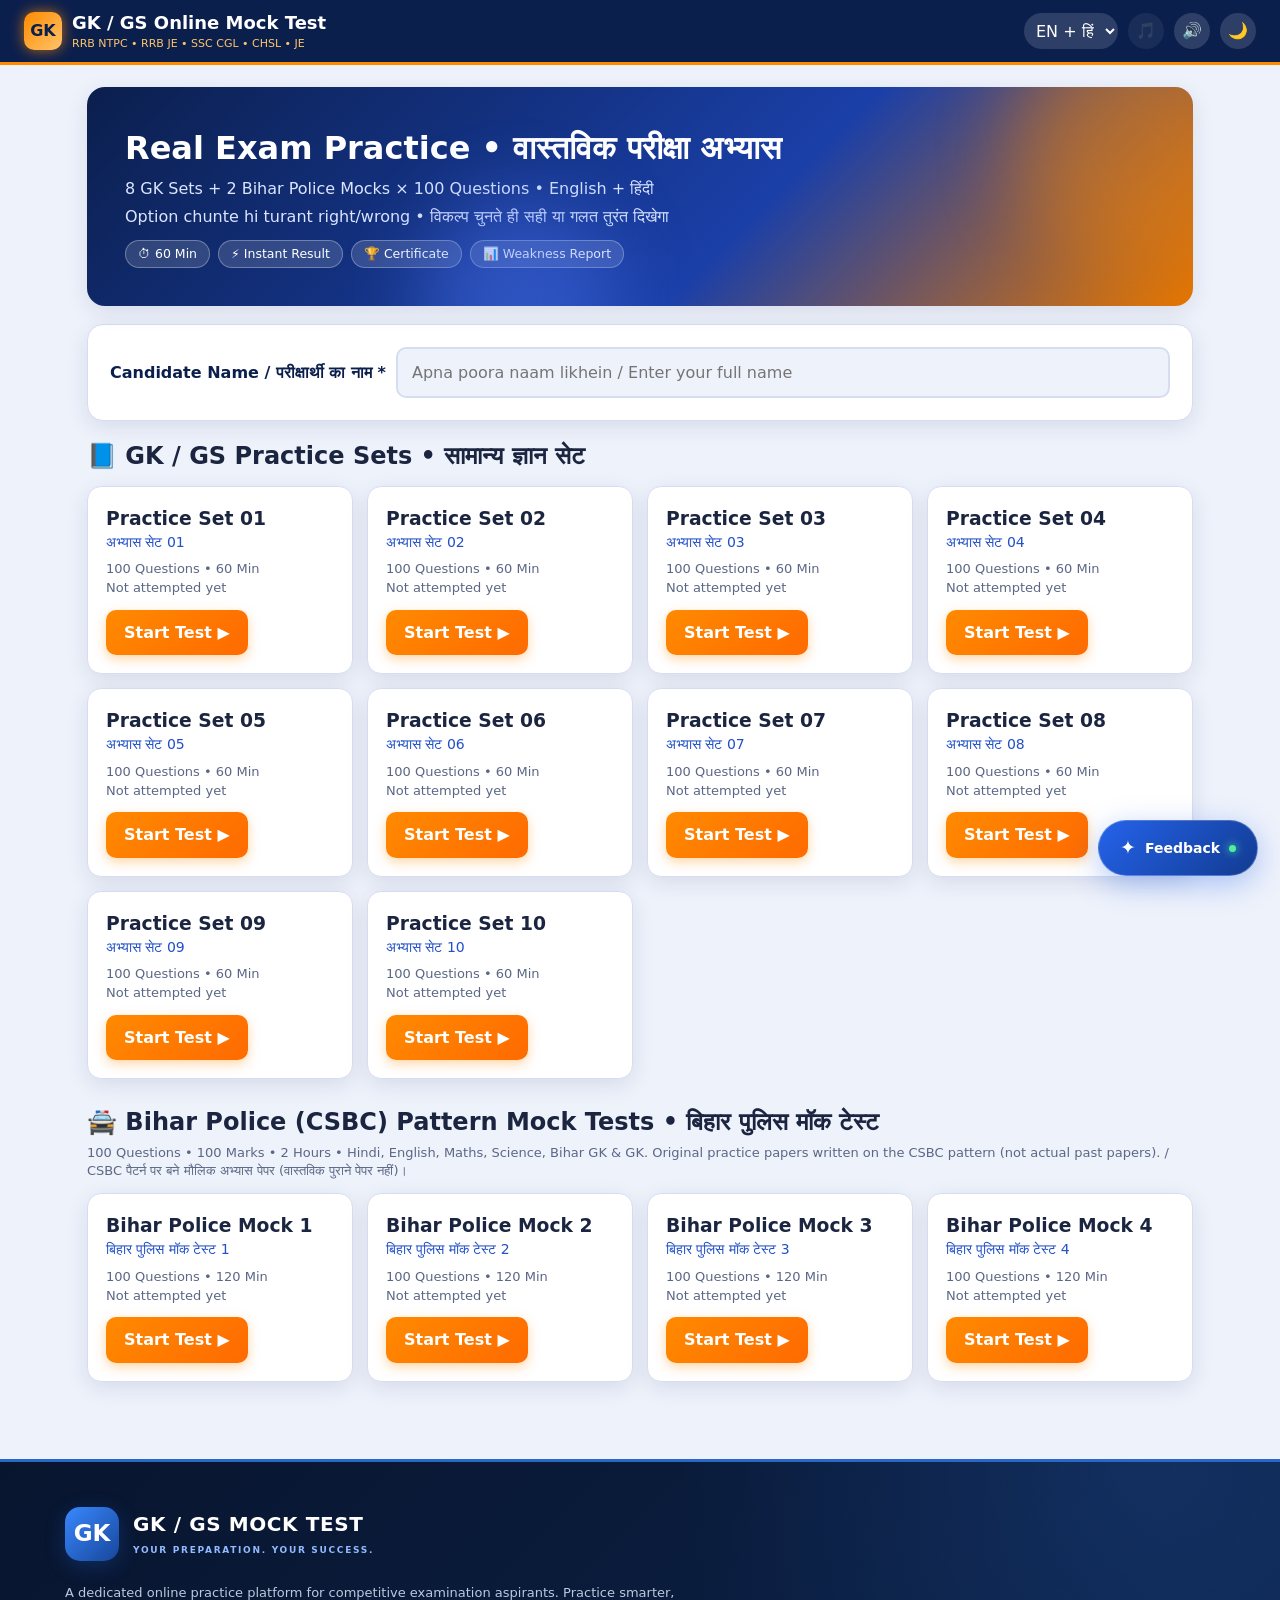
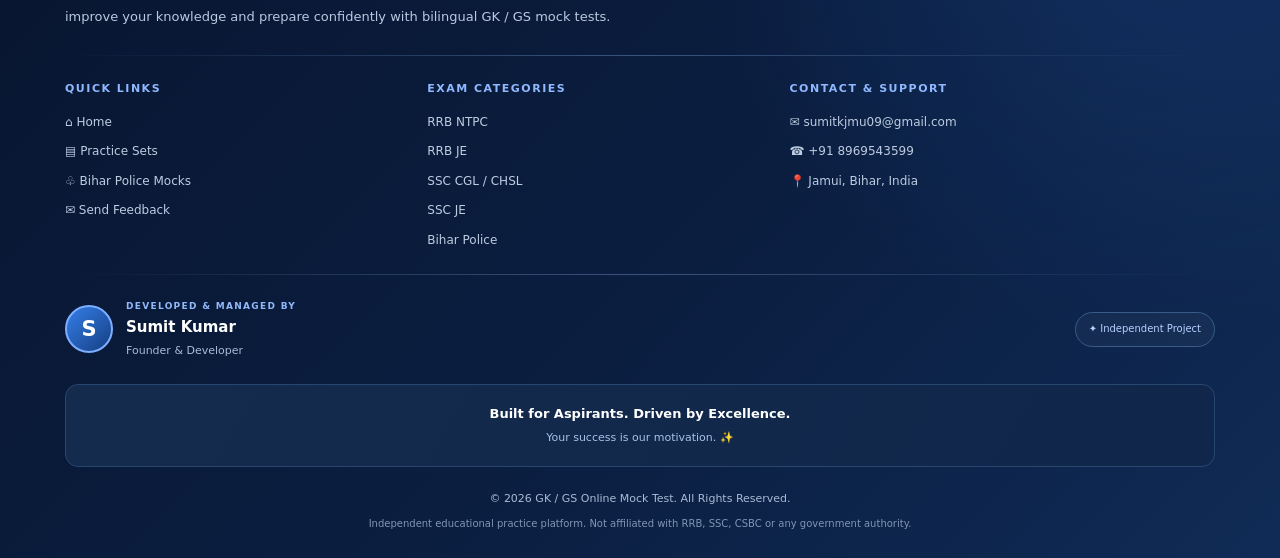
<file: index.html>
<!DOCTYPE html>
<html lang="hi"><head><meta charset="utf-8">
<meta name="viewport" content="width=device-width,initial-scale=1,viewport-fit=cover">
<title>GK / GS Online Mock Test – RRB • SSC • Bihar Police</title>
<meta name="description" content="Free GK / GS online mock tests in English and Hindi for RRB NTPC, RRB JE, SSC CGL, SSC CHSL, SSC JE and Bihar Police. Instant answers, certificate and weakness report.">
<meta name="theme-color" content="#0b1f4d"><meta name="robots" content="index,follow">
<meta property="og:title" content="GK / GS Online Mock Test – RRB • SSC • Bihar Police"><meta property="og:description" content="Bilingual mock tests with instant right/wrong, certificate and weakness report."><meta property="og:type" content="website">
<link rel="stylesheet" href="css/style.css"><link rel="manifest" href="manifest.webmanifest"><link rel="icon" href="favicon.svg" type="image/svg+xml"><link rel="apple-touch-icon" href="icons/icon-192.png">

<body data-th="light">
<div id="fl"></div><canvas id="cf"></canvas>
<header><div class="logo">GK</div><div><h1>GK / GS Online Mock Test</h1><small>RRB NTPC • RRB JE • SSC CGL • CHSL • JE</small></div><div class="sp"></div>
<button class="btn hide" id="hs" style="padding:8px 16px;background:linear-gradient(135deg,#12a150,#0e8a43)">Submit ✔</button><span class="cand hide" id="cand"></span><span id="timer" class="hide">60:00</span>
<select id="lang" class="ib" style="width:auto;border-radius:18px;padding:0 8px;color:#fff;background:rgba(255,255,255,.14)"><option value="both" style="color:#000">EN + हिं</option><option value="en" style="color:#000">English</option><option value="hi" style="color:#000">हिंदी</option></select>
<button class="ib" id="mu" title="Music">🎵</button><button class="ib" id="sf" title="Sound">🔊</button><button class="ib" id="dk" title="Dark mode">🌙</button><button class="ib hide" id="hm" title="Home">🏠</button></header>
<main class="wrap">
<section id="s-home"><div class="hero"><svg class="bolt" viewBox="0 0 24 24"><path d="M13 2 4 14h6l-1 8 9-12h-6z"/></svg><h2>Real Exam Practice • वास्तविक परीक्षा अभ्यास</h2><p>8 GK Sets + 2 Bihar Police Mocks × 100 Questions • English + हिंदी</p><p>Option chunte hi turant right/wrong • विकल्प चुनते ही सही या गलत तुरंत दिखेगा</p><div class="tags"><span>⏱ 60 Min</span><span>⚡ Instant Result</span><span>🏆 Certificate</span><span>📊 Weakness Report</span></div></div>
<div class="pn namebox" id="nb"><label for="nm">Candidate Name / परीक्षार्थी का नाम *</label><input id="nm" maxlength="40" placeholder="Apna poora naam likhein / Enter your full name" autocomplete="name"><span id="ne" style="color:var(--bd);font-size:13px;width:100%" class="hide">Naam likhe bina test start nahi hoga. / नाम लिखे बिना टेस्ट शुरू नहीं होगा।</span></div>
<h2 style="margin:6px 0 12px">📘 GK / GS Practice Sets • सामान्य ज्ञान सेट</h2><div class="gd" id="cards"></div><h2 style="margin:26px 0 4px">🚔 Bihar Police (CSBC) Pattern Mock Tests • बिहार पुलिस मॉक टेस्ट</h2><p style="color:var(--mut);font-size:13px;margin:0 0 12px">100 Questions • 100 Marks • 2 Hours • Hindi, English, Maths, Science, Bihar GK &amp; GK. Original practice papers written on the CSBC pattern (not actual past papers). / CSBC पैटर्न पर बने मौलिक अभ्यास पेपर (वास्तविक पुराने पेपर नहीं)।</p><div class="gd" id="cards2"></div></section>
<section id="s-ins" class="hide"><div class="pn ins"><h2 style="margin-top:0">Exam Instructions / परीक्षा निर्देश</h2><p id="who" style="font-weight:700"></p><ol><li id="i1"></li><li>Option select karte hi answer lock ho jayega aur turant sahi/galat dikhega. / विकल्प चुनते ही उत्तर लॉक होकर सही/गलत दिखेगा।</li><li>Palette se kisi bhi question par ja sakte hain. / पैलेट से किसी भी प्रश्न पर जा सकते हैं।</li><li>Submit ke baad certificate aur weakness report milegi. / सबमिट के बाद प्रमाणपत्र और कमज़ोरी रिपोर्ट मिलेगी।</li></ol><div style="display:flex;gap:10px;flex-wrap:wrap"><button class="btn g" id="ib">◀ Back</button><button class="btn" id="bg">Begin Exam ▶ परीक्षा शुरू करें</button></div></div></section>
<section id="s-ex" class="hide"><div class="ex"><div class="pn" id="qp"></div>
<aside class="pn side" id="sd"><b>Question Palette / प्रश्न सूची</b><div class="pal" id="pl"></div><div class="lg"><span><i style="background:var(--ok)"></i>Correct</span><span><i style="background:var(--bd)"></i>Wrong</span><span><i style="border:1px solid var(--ln)"></i>Pending</span></div>
<div class="st"><div><b id="c1">0</b>Correct</div><div><b id="c2">0</b>Wrong</div><div><b id="c3">100</b>Left</div></div><button class="btn b" id="sb" style="width:100%">Submit Test / जमा करें</button></aside></div>
<button class="btn" id="fab">☰ Palette</button></section>
<section id="s-rs" class="hide"><div id="ct"></div><div class="pn" style="margin-top:16px"><h3 style="margin-top:0">Performance by Topic / विषयवार प्रदर्शन</h3><div class="bars" id="br"></div>
<div style="display:flex;gap:10px;flex-wrap:wrap;margin-top:14px"><button class="btn" id="pd">⬇ Certificate + Report (PDF)</button><button class="btn b" id="rv">Review Answers</button><button class="btn g" id="rt">Retry Set</button><button class="btn g" id="rh">All Sets</button></div>
<p style="color:var(--mut);font-size:12px">PDF: button dabayein → print window mein <b>“Save as PDF”</b> chunein. / बटन दबाएँ → “Save as PDF” चुनें।</p></div></section>
</main>
  <!-- ================= PREMIUM FEEDBACK SYSTEM ================= -->

<button class="pf-trigger" id="pfOpen">
  <span class="pf-trigger-icon">✦</span>
  Feedback
  <span class="pf-trigger-dot"></span>
</button>

<div class="pf-overlay" id="pfOverlay">
  <div class="pf-modal" role="dialog"
       aria-modal="true" aria-labelledby="pfTitle">

    <div class="pf-header">
      <div class="pf-header-top">
        <div class="pf-brand">
          <div class="pf-brand-icon">GK</div>
          <div>
            <div class="pf-brand-name">GK / GS MOCK TEST</div>
            <div class="pf-brand-sub">STUDENT FEEDBACK CENTER</div>
          </div>
        </div>
        <button class="pf-close" id="pfClose"
                aria-label="Close">×</button>
      </div>

      <div class="pf-heading">
        <span class="pf-eyebrow">WE VALUE YOUR VOICE</span>
        <h2 id="pfTitle">Help Us Improve! ✨</h2>
        <p>Your feedback makes our platform better for every student.</p>
      </div>
      <div class="pf-decoration"></div>
    </div>

    <div class="pf-body">

      <!-- Rating -->
      <div class="pf-section">
        <label class="pf-label">How was your experience?</label>
        <div class="pf-rating" id="pfRating">
          <button type="button" data-rating="1" aria-label="1 star">★</button>
          <button type="button" data-rating="2" aria-label="2 stars">★</button>
          <button type="button" data-rating="3" aria-label="3 stars">★</button>
          <button type="button" data-rating="4" aria-label="4 stars">★</button>
          <button type="button" data-rating="5" aria-label="5 stars">★</button>
        </div>
        <div class="pf-rating-text" id="pfRatingText">
          Select your rating
        </div>
      </div>

      <!-- Feedback Category -->
      <div class="pf-section">
        <label class="pf-label">What would you like to share?</label>
        <div class="pf-categories" id="pfCategories">
          <button type="button" data-category="Suggestion">💡 Suggestion</button>
          <button type="button" data-category="Bug Report">🐛 Bug Report</button>
          <button type="button" data-category="Question">❓ Question</button>
          <button type="button" data-category="Appreciation">❤️ Appreciation</button>
          <button type="button" data-category="Other">✦ Other</button>
        </div>
      </div>

      <!-- Identity -->
      <div class="pf-section">
        <div class="pf-label-row">
          <label class="pf-label">Your Details</label>
          <span class="pf-optional">OPTIONAL</span>
        </div>

        <div class="pf-input-wrap">
          <span>👤</span>
          <input id="pfName" type="text"
                 placeholder="Your name (optional)"
                 maxlength="40">
        </div>

        <div class="pf-input-wrap">
          <span>✉</span>
          <input id="pfEmail" type="email"
                 placeholder="Email address (optional)"
                 maxlength="100">
        </div>
      </div>

      <!-- Message -->
      <div class="pf-section">
        <div class="pf-label-row">
          <label class="pf-label" for="pfMessage">
            Tell us more
          </label>
          <span class="pf-optional">REQUIRED</span>
        </div>

        <textarea id="pfMessage"
                  maxlength="2000"
                  rows="4"
                  placeholder="Share your suggestions, problems or experience..."></textarea>

        <div class="pf-counter">
          <span>Be honest. Every suggestion matters!</span>
          <span id="pfCount">0/2000</span>
        </div>
      </div>

      <!-- Privacy -->
      <div class="pf-privacy">
        <span>🔒</span>
        Your personal details are optional. Your feedback
        will be shared only when you choose a contact method.
      </div>

      <!-- Submit -->
      <div class="pf-submit-area">
        <button type="button" class="pf-whatsapp" id="pfWhatsApp">
          <span>◉</span>
          Send via WhatsApp
          <span>↗</span>
        </button>

        <button type="button" class="pf-email-btn" id="pfEmailBtn">
          <span>✉</span>
          Send via Email
          <span>↗</span>
        </button>
      </div>

      <p class="pf-note">
        Choose either channel to prepare your feedback.
        You can send it through both channels separately.
      </p>

    </div>

    <!-- Footer -->
    <div class="pf-footer">
      <div class="pf-developer-icon">S</div>
      <div class="pf-developer-info">
        <strong>Sumit Kumar</strong>
        <span>Founder & Developer</span>
      </div>
      <div class="pf-footer-contact">
        <a href="mailto:sumitkjmu09@gmail.com">Email</a>
        <a href="https://wa.me/918969543599" target="_blank"
           rel="noopener">WhatsApp</a>
      </div>
    </div>

  </div>
</div>

<!-- ================= END PREMIUM FEEDBACK ================= -->
<footer class="pro-footer">

  <div class="pf-container">

    <!-- Brand -->
    <div class="pf-brand-section">

      <div class="pf-brand-logo">GK</div>

      <div>
        <h2>GK / GS MOCK TEST</h2>
        <span class="pf-tagline">
          YOUR PREPARATION. YOUR SUCCESS.
        </span>
      </div>

    </div>

    <p class="pf-description">
      A dedicated online practice platform for competitive
      examination aspirants. Practice smarter, improve your
      knowledge and prepare confidently with bilingual
      GK / GS mock tests.
    </p>

    <div class="pf-divider"></div>

    <!-- Footer Links -->
    <div class="pf-grid">

      <div class="pf-column">
        <h3>QUICK LINKS</h3>
        <a href="#" data-footer-action="home">⌂ Home</a>
        <a href="#" data-footer-action="sets">▤ Practice Sets</a>
        <a href="#" data-footer-action="police">♧ Bihar Police Mocks</a>
        <a href="#" data-footer-action="feedback">✉ Send Feedback</a>
      </div>

      <div class="pf-column">
        <h3>EXAM CATEGORIES</h3>
        <span>RRB NTPC</span>
        <span>RRB JE</span>
        <span>SSC CGL / CHSL</span>
        <span>SSC JE</span>
        <span>Bihar Police</span>
      </div>

      <div class="pf-column pf-contact">
        <h3>CONTACT & SUPPORT</h3>

        <a href="mailto:sumitkjmu09@gmail.com">
          ✉ sumitkjmu09@gmail.com
        </a>

        <a href="https://wa.me/918969543599"
           target="_blank" rel="noopener">
          ☎ +91 8969543599
        </a>

        <span>📍 Jamui, Bihar, India</span>
      </div>

    </div>

    <div class="pf-divider"></div>

    <!-- Developer -->
    <div class="pf-developer">

      <div class="pf-developer-avatar">S</div>

      <div class="pf-developer-details">
        <span>DEVELOPED & MANAGED BY</span>
        <strong>Sumit Kumar</strong>
        <small>Founder & Developer</small>
      </div>

      <div class="pf-developer-badge">
        ✦ Independent Project
      </div>

    </div>

    <!-- Motto -->
    <div class="pf-motto">
      <strong>Built for Aspirants. Driven by Excellence.</strong>
      <span>Your success is our motivation. ✨</span>
    </div>

    <!-- Copyright -->
    <div class="pf-bottom">

      <p>
        © <span id="pfYear">2026</span>
        GK / GS Online Mock Test.
        All Rights Reserved.
      </p>

      <p class="pf-disclaimer">
        Independent educational practice platform.
        Not affiliated with RRB, SSC, CSBC or any
        government authority.
      </p>

    </div>

  </div>

</footer>

<script src="js/data.js"></script>
<script src="js/app.js"></script>
  <script src="js/feedback.js"></script>
  <script src="js/footer.js"></script>
</body></html>
</file>
<file: css/style.css>
:root{--navy:#0b1f4d;--blue:#2250c8;--or:#ff8a00;--bg:#eef2fb;--cd:#fff;--ink:#1b2540;--mut:#5b6785;--ok:#12a150;--okb:#e6f7ee;--bd:#e5484d;--bdb:#fdecea;--ln:#d6ddf0;--hd:#0b1f4d;--sh:0 6px 22px rgba(11,31,77,.1)}
[data-th=dark]{--bg:#0a1020;--cd:#131c33;--ink:#e8edfb;--mut:#9aa8cc;--ln:#27345a;--okb:#0f2b21;--bdb:#33161a;--hd:#070d1c;--blue:#6f97ff;--sh:0 6px 22px rgba(0,0,0,.5)}
*{box-sizing:border-box;-webkit-tap-highlight-color:transparent}
html{scroll-behavior:smooth}
body{margin:0;background:var(--bg);color:var(--ink);font-family:'Segoe UI','Noto Sans','Noto Sans Devanagari','Nirmala UI',Mangal,system-ui,sans-serif;line-height:1.45;transition:background .3s,color .3s;padding-bottom:env(safe-area-inset-bottom)}
button,select,input{font:inherit}
.hide{display:none!important}
header{background:var(--hd);color:#fff;padding:10px clamp(10px,3vw,24px);padding-top:calc(10px + env(safe-area-inset-top));display:flex;align-items:center;gap:10px;border-bottom:3px solid var(--or);position:sticky;top:0;z-index:20;flex-wrap:wrap}
.logo{width:38px;height:38px;border-radius:10px;background:linear-gradient(135deg,var(--or),#ffc46b);display:grid;place-items:center;font-weight:800;color:#0b1f4d;box-shadow:0 0 14px rgba(255,138,0,.7)}
header h1{font-size:clamp(14px,2.4vw,18px);margin:0}header small{display:block;color:#ffc46b;font-size:11px}
.sp{flex:1}.cand{font-size:13px;background:rgba(255,255,255,.12);padding:5px 12px;border-radius:20px;max-width:180px;overflow:hidden;text-overflow:ellipsis;white-space:nowrap}
.ib{background:rgba(255,255,255,.14);border:0;color:#fff;border-radius:50%;width:36px;height:36px;cursor:pointer;font-size:16px}
.ib:hover{background:var(--or)}
#timer{background:rgba(255,255,255,.14);border-radius:20px;padding:6px 14px;font-weight:800;font-variant-numeric:tabular-nums}
#timer.low{background:var(--bd);animation:pl 1s infinite}
@keyframes pl{50%{transform:scale(1.07)}}
.wrap{max-width:1150px;margin:0 auto;padding:clamp(10px,2.5vw,22px)}
.hero{position:relative;overflow:hidden;background:linear-gradient(135deg,#0b1f4d,#1a3fa8 60%,#e57600);color:#fff;border-radius:18px;padding:clamp(20px,4vw,38px);margin-bottom:18px;box-shadow:var(--sh)}
.hero:before,.hero:after{content:"";position:absolute;border-radius:50%;filter:blur(40px);animation:fl 9s ease-in-out infinite alternate}
.hero:before{width:240px;height:240px;background:#ff8a00;opacity:.35;right:-60px;top:-60px}.hero:after{width:200px;height:200px;background:#4f7bff;opacity:.4;left:30%;bottom:-90px;animation-delay:-4s}
@keyframes fl{to{transform:translate(-40px,30px)}}
.bolt{position:absolute;right:6%;top:8%;width:70px;fill:#ffd66b;filter:drop-shadow(0 0 12px #ffb300);opacity:0;animation:zap 6s infinite}
@keyframes zap{0%,88%,100%{opacity:0}90%{opacity:1}92%{opacity:.2}94%{opacity:1}97%{opacity:0}}
.hero h2{position:relative;margin:0 0 6px;font-size:clamp(21px,4.4vw,32px)}.hero p{position:relative;margin:4px 0;color:#dbe5ff}
.tags{position:relative;margin-top:12px;display:flex;gap:8px;flex-wrap:wrap}.tags span{background:rgba(255,255,255,.14);border:1px solid rgba(255,255,255,.3);border-radius:20px;padding:4px 12px;font-size:12.5px}
.pn{background:var(--cd);border:1px solid var(--ln);border-radius:16px;padding:clamp(14px,2.5vw,22px);box-shadow:var(--sh)}
.namebox{display:flex;gap:10px;flex-wrap:wrap;align-items:center;margin-bottom:18px;transition:.2s}
.namebox label{font-weight:700;color:var(--navy)}[data-th=dark] .namebox label{color:#fff}
.namebox input{flex:1;min-width:200px;padding:12px 14px;border-radius:10px;border:2px solid var(--ln);background:var(--bg);color:var(--ink);font-size:16px;outline:0}
.namebox input:focus{border-color:var(--or);box-shadow:0 0 0 4px rgba(255,138,0,.2)}
.namebox.err{animation:sk .4s}.namebox.err input{border-color:var(--bd)}
@keyframes sk{25%{transform:translateX(-8px)}75%{transform:translateX(8px)}}
.gd{display:grid;grid-template-columns:repeat(auto-fill,minmax(min(100%,230px),1fr));gap:14px}
.sc{background:var(--cd);border:1px solid var(--ln);border-radius:14px;padding:18px;box-shadow:var(--sh);transition:.2s;animation:up .5s both}
.sc:hover{transform:translateY(-4px);border-color:var(--or);box-shadow:0 10px 28px rgba(255,138,0,.25)}
@keyframes up{from{opacity:0;transform:translateY(14px)}}
.sc h3{margin:0}.sc .hi{color:var(--blue);font-size:14px}.sc .m{color:var(--mut);font-size:13px;margin:8px 0 12px}.best{color:var(--ok);font-weight:700}
.btn{background:linear-gradient(135deg,var(--or),#ff6a00);color:#fff;border:0;border-radius:10px;padding:11px 18px;font-weight:700;cursor:pointer;transition:.15s;box-shadow:0 4px 12px rgba(255,138,0,.35)}
.btn:hover:not(:disabled){transform:translateY(-1px);filter:brightness(1.08)}.btn:active{transform:scale(.97)}
.btn.b{background:var(--blue);box-shadow:none;color:#fff}.btn.g{background:var(--cd);color:var(--ink);border:1px solid var(--ln);box-shadow:none}
.btn:disabled{opacity:.4;cursor:not-allowed}
.ex{display:grid;grid-template-columns:minmax(0,1fr) 310px;gap:16px;align-items:start}
.qn{color:var(--or);font-weight:800;font-size:13px;margin-bottom:8px;display:flex;justify-content:space-between}
.qe{font-size:clamp(16px,2.6vw,20px);font-weight:700}.qh{font-size:clamp(15px,2.4vw,19px);color:var(--blue);margin-top:4px}
.os{margin-top:16px;display:grid;gap:10px}
.op{display:flex;gap:12px;align-items:center;text-align:left;width:100%;background:var(--cd);border:2px solid var(--ln);border-radius:12px;padding:12px 14px;cursor:pointer;color:var(--ink);transition:.15s;position:relative;overflow:hidden}
.op:hover:not(:disabled){border-color:var(--blue);transform:translateX(3px)}
.op .l{flex:0 0 34px;height:34px;border-radius:50%;background:var(--bg);display:grid;place-items:center;font-weight:800}
.oe{display:block;font-weight:600}.oh{display:block;color:var(--blue)}
.op.ok{border-color:var(--ok);background:var(--okb);animation:pop .5s;box-shadow:0 0 0 4px rgba(18,161,80,.18),0 0 22px rgba(18,161,80,.45)}.op.ok .l{background:var(--ok);color:#fff}
.op.bad{border-color:var(--bd);background:var(--bdb);animation:sk .45s}.op.bad .l{background:var(--bd);color:#fff}
.op:disabled{cursor:default}
@keyframes pop{40%{transform:scale(1.025)}}
.fb{margin-top:14px;border-radius:10px;padding:11px 14px;font-weight:700;animation:up .3s}
.fb.ok{background:var(--okb);color:var(--ok)}.fb.bad{background:var(--bdb);color:var(--bd)}
.nv{display:flex;gap:10px;margin-top:16px;position:sticky;bottom:0;background:var(--cd);padding:10px 0 4px}
.nv .btn{flex:1}
.pal{display:grid;grid-template-columns:repeat(10,minmax(0,1fr));gap:5px;margin:10px 0}
.pal button{aspect-ratio:1;border:1px solid var(--ln);border-radius:6px;background:var(--cd);color:var(--ink);font-size:11px;font-weight:700;cursor:pointer;padding:0}
.pal .ok{background:var(--ok);color:#fff;border-color:var(--ok)}.pal .bad{background:var(--bd);color:#fff;border-color:var(--bd)}.pal .cur{outline:3px solid var(--or)}
.lg{display:flex;gap:10px;flex-wrap:wrap;font-size:12px;color:var(--mut)}.lg i{display:inline-block;width:11px;height:11px;border-radius:3px;margin-right:4px;vertical-align:-1px}
.st{display:grid;grid-template-columns:repeat(3,1fr);gap:8px;text-align:center;margin:10px 0}.st div{background:var(--bg);border-radius:10px;padding:8px 4px;font-size:12px;color:var(--mut)}.st b{display:block;font-size:20px;color:var(--ink)}
#fab{display:none;position:fixed;right:14px;bottom:calc(80px + env(safe-area-inset-bottom));z-index:15;border-radius:30px;padding:12px 18px}
@media(max-width:880px){.ex{grid-template-columns:1fr}#fab{display:block}
.side{position:fixed;left:0;right:0;bottom:0;z-index:30;max-height:78vh;overflow:auto;border-radius:20px 20px 0 0;transform:translateY(105%);transition:transform .3s}.side.open{transform:none}}
.ins ol{padding-left:20px}.ins li{margin:8px 0}
.cert{position:relative;background:#fffdf6;color:#1b2540;border:10px double #c98a12;border-radius:6px;padding:clamp(16px,4vw,34px);text-align:center;box-shadow:var(--sh);font-family:Georgia,'Noto Serif','Noto Serif Devanagari',serif;animation:up .8s both;overflow:hidden}
.cert:before{content:"";position:absolute;inset:8px;border:2px solid #0b1f4d;pointer-events:none}
.cert .t1{letter-spacing:3px;color:#c98a12;font-weight:700;font-size:13px}.cert h2{font-size:clamp(24px,5vw,38px);margin:6px 0;color:#0b1f4d}
.cert .nm{font-size:clamp(24px,5vw,40px);font-style:italic;color:#16358a;border-bottom:2px solid #c98a12;display:inline-block;padding:0 24px;margin:8px 0}
.cert p{margin:6px 0}.cert .sc2{font-size:clamp(28px,6vw,46px);font-weight:800;color:#0b1f4d}
.cert .row{display:flex;justify-content:space-around;margin-top:18px;font-size:12px;flex-wrap:wrap;gap:8px}.cert .seal{width:70px;height:70px;border-radius:50%;margin:10px auto;background:radial-gradient(#ffd66b,#c98a12);display:grid;place-items:center;font-size:30px;box-shadow:0 0 18px #ffb300}
.bars div.r{margin:9px 0;font-size:13px}.bar{height:10px;background:var(--bg);border-radius:6px;overflow:hidden;margin-top:3px}.bar i{display:block;height:100%;border-radius:6px;transition:width 1s}
#fl{position:fixed;inset:0;background:#fff;opacity:0;pointer-events:none;z-index:99}#fl.on{animation:fa .6s}
@keyframes fa{0%{opacity:.85}20%{opacity:.1}35%{opacity:.7}100%{opacity:0}}
#cf{position:fixed;inset:0;pointer-events:none;z-index:98}
.foot{text-align:center;color:var(--mut);font-size:12px;padding:18px}
#pr{display:none}
@media print{body>*:not(#pr){display:none!important}#pr{display:block}*{-webkit-print-color-adjust:exact;print-color-adjust:exact}@page{size:A4;margin:12mm}
:root,[data-th=dark]{--ink:#1b2540;--mut:#5b6785;--bg:#eef2fb;--cd:#fff;--ln:#d6ddf0;--blue:#16358a}body{background:#fff;color:#1b2540}
.pgb{break-after:page}.cert{box-shadow:none;min-height:250mm;display:flex;flex-direction:column;justify-content:center;animation:none}.rq{break-inside:avoid;border-bottom:1px solid #d6ddf0;padding:6px 0;font-size:12px}.ph{color:#0b1f4d;border-bottom:3px solid #ff8a00;padding-bottom:4px}}
@media(prefers-reduced-motion:reduce){*{animation:none!important;transition:none!important}}
/* ======================================
   PREMIUM FEEDBACK SYSTEM
   Designed for GK / GS Mock Test
====================================== */

.pf-trigger {
  position: fixed;
  right: 22px;
  bottom: 24px;
  z-index: 9990;
  display: flex;
  align-items: center;
  gap: 9px;
  padding: 13px 21px;
  border: 1px solid rgba(255,255,255,.25);
  border-radius: 50px;
  background: linear-gradient(135deg,#2563eb,#123b91);
  color: #fff;
  font-size: 14px;
  font-weight: 800;
  cursor: pointer;
  box-shadow: 0 8px 30px rgba(37,99,235,.35);
  transition: .3s ease;
}

.pf-trigger:hover {
  transform: translateY(-4px);
  box-shadow: 0 12px 35px rgba(37,99,235,.45);
}

.pf-trigger-icon {
  font-size: 19px;
}

.pf-trigger-dot {
  width: 7px;
  height: 7px;
  border-radius: 50%;
  background: #50ef9b;
  box-shadow: 0 0 9px #50ef9b;
}

/* Overlay */

.pf-overlay {
  position: fixed;
  inset: 0;
  z-index: 10000;
  display: none;
  align-items: center;
  justify-content: center;
  padding: 15px;
  background: rgba(3,10,28,.76);
  backdrop-filter: blur(8px);
  -webkit-backdrop-filter: blur(8px);
}

.pf-overlay.pf-active {
  display: flex;
  animation: pfFade .25s ease;
}

@keyframes pfFade {
  from { opacity: 0; }
  to { opacity: 1; }
}

/* Main Modal */

.pf-modal {
  width: 100%;
  max-width: 490px;
  max-height: 92vh;
  overflow-y: auto;
  border-radius: 23px;
  background: #fff;
  color: #17233b;
  box-shadow: 0 25px 90px rgba(0,0,0,.35);
  animation: pfSlide .3s ease;
  scrollbar-width: thin;
}

@keyframes pfSlide {
  from {
    transform: translateY(25px) scale(.97);
    opacity: 0;
  }
  to {
    transform: translateY(0) scale(1);
    opacity: 1;
  }
}

/* Header */

.pf-header {
  position: relative;
  overflow: hidden;
  padding: 23px 25px 27px;
  color: #fff;
  background: linear-gradient(125deg,#0b1f4d,#174b9d,#2867cb);
}

.pf-header-top {
  display: flex;
  justify-content: space-between;
  align-items: center;
}

.pf-brand {
  display: flex;
  align-items: center;
  gap: 11px;
}

.pf-brand-icon {
  width: 43px;
  height: 43px;
  display: grid;
  place-items: center;
  border-radius: 13px;
  color: white;
  font-weight: 900;
  font-size: 17px;
  background: rgba(255,255,255,.16);
  border: 1px solid rgba(255,255,255,.25);
}

.pf-brand-name {
  font-size: 12px;
  font-weight: 900;
  letter-spacing: 1px;
}

.pf-brand-sub {
  margin-top: 4px;
  font-size: 9px;
  letter-spacing: 1.4px;
  color: #b8d0ff;
}

.pf-close {
  width: 34px;
  height: 34px;
  border-radius: 50%;
  border: 1px solid rgba(255,255,255,.3);
  color: #fff;
  background: rgba(255,255,255,.12);
  font-size: 24px;
  cursor: pointer;
}

.pf-heading {
  position: relative;
  z-index: 1;
  margin-top: 27px;
}

.pf-eyebrow {
  display: inline-block;
  font-size: 9px;
  font-weight: 900;
  letter-spacing: 2px;
  color: #9bc2ff;
}

.pf-heading h2 {
  margin: 9px 0 7px;
  color: #fff;
  font-size: 27px;
  font-weight: 900;
}

.pf-heading p {
  margin: 0;
  color: #d4e2ff;
  font-size: 12px;
  line-height: 1.7;
}

.pf-decoration {
  position: absolute;
  width: 150px;
  height: 150px;
  border: 1px solid rgba(255,255,255,.12);
  border-radius: 50%;
  right: -48px;
  bottom: -100px;
  box-shadow: 0 0 0 20px rgba(255,255,255,.035),
              0 0 0 40px rgba(255,255,255,.025);
}

/* Body */

.pf-body {
  padding: 22px 25px;
}

.pf-section {
  margin-bottom: 21px;
}

.pf-label {
  display: block;
  margin-bottom: 11px;
  color: #1a2942;
  font-size: 13px;
  font-weight: 800;
}

.pf-label-row {
  display: flex;
  align-items: center;
  justify-content: space-between;
  gap: 10px;
}

.pf-optional {
  color: #8b98ab;
  font-size: 9px;
  font-weight: 900;
  letter-spacing: 1px;
}

/* Rating */

.pf-rating {
  display: flex;
  gap: 12px;
}

.pf-rating button {
  border: none;
  background: transparent;
  padding: 0;
  color: #d5dbe5;
  font-size: 32px;
  cursor: pointer;
  transition: .2s;
}

.pf-rating button:hover,
.pf-rating button.pf-selected {
  color: #f5ad25;
  transform: scale(1.15);
}

.pf-rating-text {
  margin-top: 5px;
  color: #77849a;
  font-size: 11px;
}

/* Categories */

.pf-categories {
  display: flex;
  flex-wrap: wrap;
  gap: 8px;
}

.pf-categories button {
  padding: 9px 12px;
  border: 1px solid #e1e7f0;
  border-radius: 10px;
  color: #526078;
  background: #f8faff;
  font-size: 11px;
  font-weight: 700;
  cursor: pointer;
  transition: .2s;
}

.pf-categories button:hover,
.pf-categories button.pf-selected {
  border-color: #3674df;
  color: #1954b4;
  background: #eaf2ff;
}

/* Input */

.pf-input-wrap {
  display: flex;
  align-items: center;
  gap: 10px;
  margin-top: 10px;
  padding: 0 13px;
  border: 1px solid #e1e7f0;
  border-radius: 11px;
  background: #f9fbff;
  transition: .2s;
}

.pf-input-wrap:focus-within {
  border-color: #3674df;
  box-shadow: 0 0 0 3px rgba(54,116,223,.09);
}

.pf-input-wrap span {
  color: #8492a8;
}

.pf-input-wrap input {
  width: 100%;
  min-width: 0;
  height: 43px;
  border: none;
  outline: none;
  color: #17233b;
  background: transparent;
  font-size: 12px;
}

.pf-input-wrap input::placeholder,
.pf-body textarea::placeholder {
  color: #9aa6b8;
}

/* Message */

.pf-body textarea {
  box-sizing: border-box;
  width: 100%;
  min-height: 110px;
  resize: vertical;
  padding: 13px;
  border: 1px solid #e1e7f0;
  border-radius: 12px;
  outline: none;
  color: #17233b;
  background: #f9fbff;
  font: inherit;
  font-size: 12px;
  line-height: 1.6;
  transition: .2s;
}

.pf-body textarea:focus {
  border-color: #3674df;
  box-shadow: 0 0 0 3px rgba(54,116,223,.09);
}

.pf-counter {
  display: flex;
  justify-content: space-between;
  gap: 8px;
  margin-top: 7px;
  color: #8995a8;
  font-size: 10px;
}

/* Privacy */

.pf-privacy {
  display: flex;
  gap: 9px;
  padding: 12px;
  border: 1px solid #e0eafa;
  border-radius: 11px;
  background: #f2f7ff;
  color: #58708e;
  font-size: 10px;
  line-height: 1.7;
}

/* Submit */

.pf-submit-area {
  display: grid;
  gap: 10px;
  margin-top: 19px;
}

.pf-submit-area button {
  display: flex;
  align-items: center;
  justify-content: space-between;
  padding: 14px 17px;
  border: none;
  border-radius: 12px;
  font-size: 13px;
  font-weight: 800;
  cursor: pointer;
  transition: .25s;
}

.pf-submit-area button:hover {
  transform: translateY(-2px);
  filter: brightness(1.05);
}

.pf-whatsapp {
  color: #fff;
  background: linear-gradient(110deg,#16a45a,#087c42);
  box-shadow: 0 5px 14px rgba(22,164,90,.2);
}

.pf-email-btn {
  color: #fff;
  background: linear-gradient(110deg,#2865d9,#1746a0);
  box-shadow: 0 5px 14px rgba(40,101,217,.2);
}

.pf-note {
  text-align: center;
  color: #8a96a8;
  font-size: 10px;
  line-height: 1.6;
}

/* Footer */

.pf-footer {
  display: flex;
  align-items: center;
  gap: 10px;
  padding: 15px 22px;
  border-top: 1px solid #edf0f5;
  background: #f8faff;
}

.pf-developer-icon {
  display: grid;
  place-items: center;
  width: 37px;
  height: 37px;
  flex-shrink: 0;
  border-radius: 50%;
  color: #fff;
  background: linear-gradient(135deg,#153e88,#367be5);
  font-size: 17px;
  font-weight: 900;
}

.pf-developer-info {
  display: flex;
  flex-direction: column;
  gap: 3px;
  flex: 1;
  min-width: 0;
}

.pf-developer-info strong {
  color: #24354f;
  font-size: 11px;
}

.pf-developer-info span {
  color: #8793a5;
  font-size: 9px;
}

.pf-footer-contact {
  display: flex;
  flex-direction: column;
  align-items: flex-end;
  gap: 5px;
}

.pf-footer-contact a {
  color: #2865c8;
  text-decoration: none;
  font-size: 10px;
  font-weight: 800;
}

/* Mobile */

@media(max-width:520px) {
  .pf-trigger {
    right: 14px;
    bottom: 17px;
    padding: 12px 17px;
    font-size: 12px;
  }

  .pf-overlay {
    padding: 8px;
  }

  .pf-modal {
    max-height: 94vh;
    border-radius: 19px;
  }

  .pf-header {
    padding: 19px 19px 22px;
  }

  .pf-heading h2 {
    font-size: 23px;
  }

  .pf-body {
    padding: 19px;
  }

  .pf-rating {
    justify-content: space-between;
  }

  .pf-rating button {
    font-size: 30px;
  }
}

/* =================================
   OFFICIAL PREMIUM WEBSITE FOOTER
================================= */

.pro-footer {
  position: relative;
  overflow: hidden;
  margin-top: 55px;
  padding: 45px 20px 20px;
  color: #fff;
  background:
    radial-gradient(circle at 90% 0%,
      rgba(44,108,208,.22), transparent 35%),
    linear-gradient(135deg,#08152f,#0b1f42 60%,#102b56);
  border-top: 3px solid #2868c8;
}

.pf-container {
  max-width: 1150px;
  margin: auto;
}

/* Brand */

.pf-brand-section {
  display: flex;
  align-items: center;
  gap: 14px;
}

.pf-brand-logo {
  width: 54px;
  height: 54px;
  display: grid;
  place-items: center;
  border-radius: 15px;
  background: linear-gradient(135deg,#3988ff,#17469a);
  box-shadow: 0 5px 20px #1e5bb955;
  font-size: 23px;
  font-weight: 900;
  color: white;
}

.pf-brand-section h2 {
  margin: 0;
  font-size: 20px;
  font-weight: 900;
  letter-spacing: .6px;
  color: #fff;
}

.pf-tagline {
  display: block;
  margin-top: 5px;
  font-size: 9px;
  font-weight: 800;
  letter-spacing: 1.7px;
  color: #91baff;
}

.pf-description {
  max-width: 650px;
  margin: 20px 0;
  color: #bac9e0;
  font-size: 13px;
  line-height: 1.9;
}

/* Divider */

.pf-divider {
  height: 1px;
  margin: 25px 0;
  background: linear-gradient(
    90deg,transparent,#38547e,transparent
  );
}

/* Columns */

.pf-grid {
  display: grid;
  grid-template-columns: 1fr 1fr 1.3fr;
  gap: 35px;
}

.pf-column {
  display: flex;
  flex-direction: column;
  gap: 12px;
}

.pf-column h3 {
  margin: 0 0 5px;
  font-size: 11px;
  letter-spacing: 1.5px;
  font-weight: 900;
  color: #8fb8ff;
}

.pf-column a,
.pf-column span {
  width: fit-content;
  color: #bdcce1;
  text-decoration: none;
  font-size: 12px;
  transition: .25s;
}

.pf-column a:hover {
  color: #fff;
  transform: translateX(4px);
}

/* Developer */

.pf-developer {
  display: flex;
  align-items: center;
  gap: 13px;
}

.pf-developer-avatar {
  width: 48px;
  height: 48px;
  display: grid;
  place-items: center;
  flex-shrink: 0;
  border-radius: 50%;
  background: linear-gradient(135deg,#357fe9,#153e82);
  border: 2px solid #7eaeff;
  font-size: 21px;
  font-weight: 900;
}

.pf-developer-details {
  display: flex;
  flex-direction: column;
  gap: 4px;
}

.pf-developer-details span {
  font-size: 9px;
  color: #91b8fa;
  letter-spacing: 1.3px;
  font-weight: 800;
}

.pf-developer-details strong {
  font-size: 15px;
  color: #fff;
}

.pf-developer-details small {
  color: #a8bbd6;
  font-size: 11px;
}

.pf-developer-badge {
  margin-left: auto;
  padding: 9px 13px;
  border: 1px solid #385b88;
  border-radius: 30px;
  color: #b6d1ff;
  font-size: 10px;
  background: #ffffff08;
}

/* Motto */

.pf-motto {
  display: flex;
  flex-direction: column;
  align-items: center;
  gap: 7px;
  padding: 20px 12px;
  margin-top: 25px;
  border: 1px solid #29466f;
  border-radius: 13px;
  background: linear-gradient(
    120deg,#142b4d,#10264a
  );
  text-align: center;
}

.pf-motto strong {
  color: #fff;
  font-size: 13px;
}

.pf-motto span {
  color: #a8c2e9;
  font-size: 11px;
}

/* Bottom */

.pf-bottom {
  padding-top: 17px;
  text-align: center;
}

.pf-bottom p {
  margin: 6px 0;
  color: #a9bbd5;
  font-size: 11px;
  line-height: 1.7;
}

.pf-bottom .pf-disclaimer {
  color: #8196b4;
  font-size: 10px;
}

/* Responsive */

@media(max-width:700px) {

  .pro-footer {
    padding: 35px 18px 18px;
  }

  .pf-grid {
    grid-template-columns: 1fr 1fr;
    gap: 28px 15px;
  }

  .pf-contact {
    grid-column: 1 / -1;
  }

  .pf-brand-section h2 {
    font-size: 17px;
  }

  .pf-developer-badge {
    font-size: 9px;
    padding: 7px 9px;
  }
}

@media(max-width:420px) {

  .pf-developer {
    flex-wrap: wrap;
  }

  .pf-developer-badge {
    margin-left: 61px;
  }

  .pf-brand-logo {
    width: 47px;
    height: 47px;
  }

  .pf-column a,
  .pf-column span {
    font-size: 11px;
    overflow-wrap: anywhere;
  }
}
</file>
